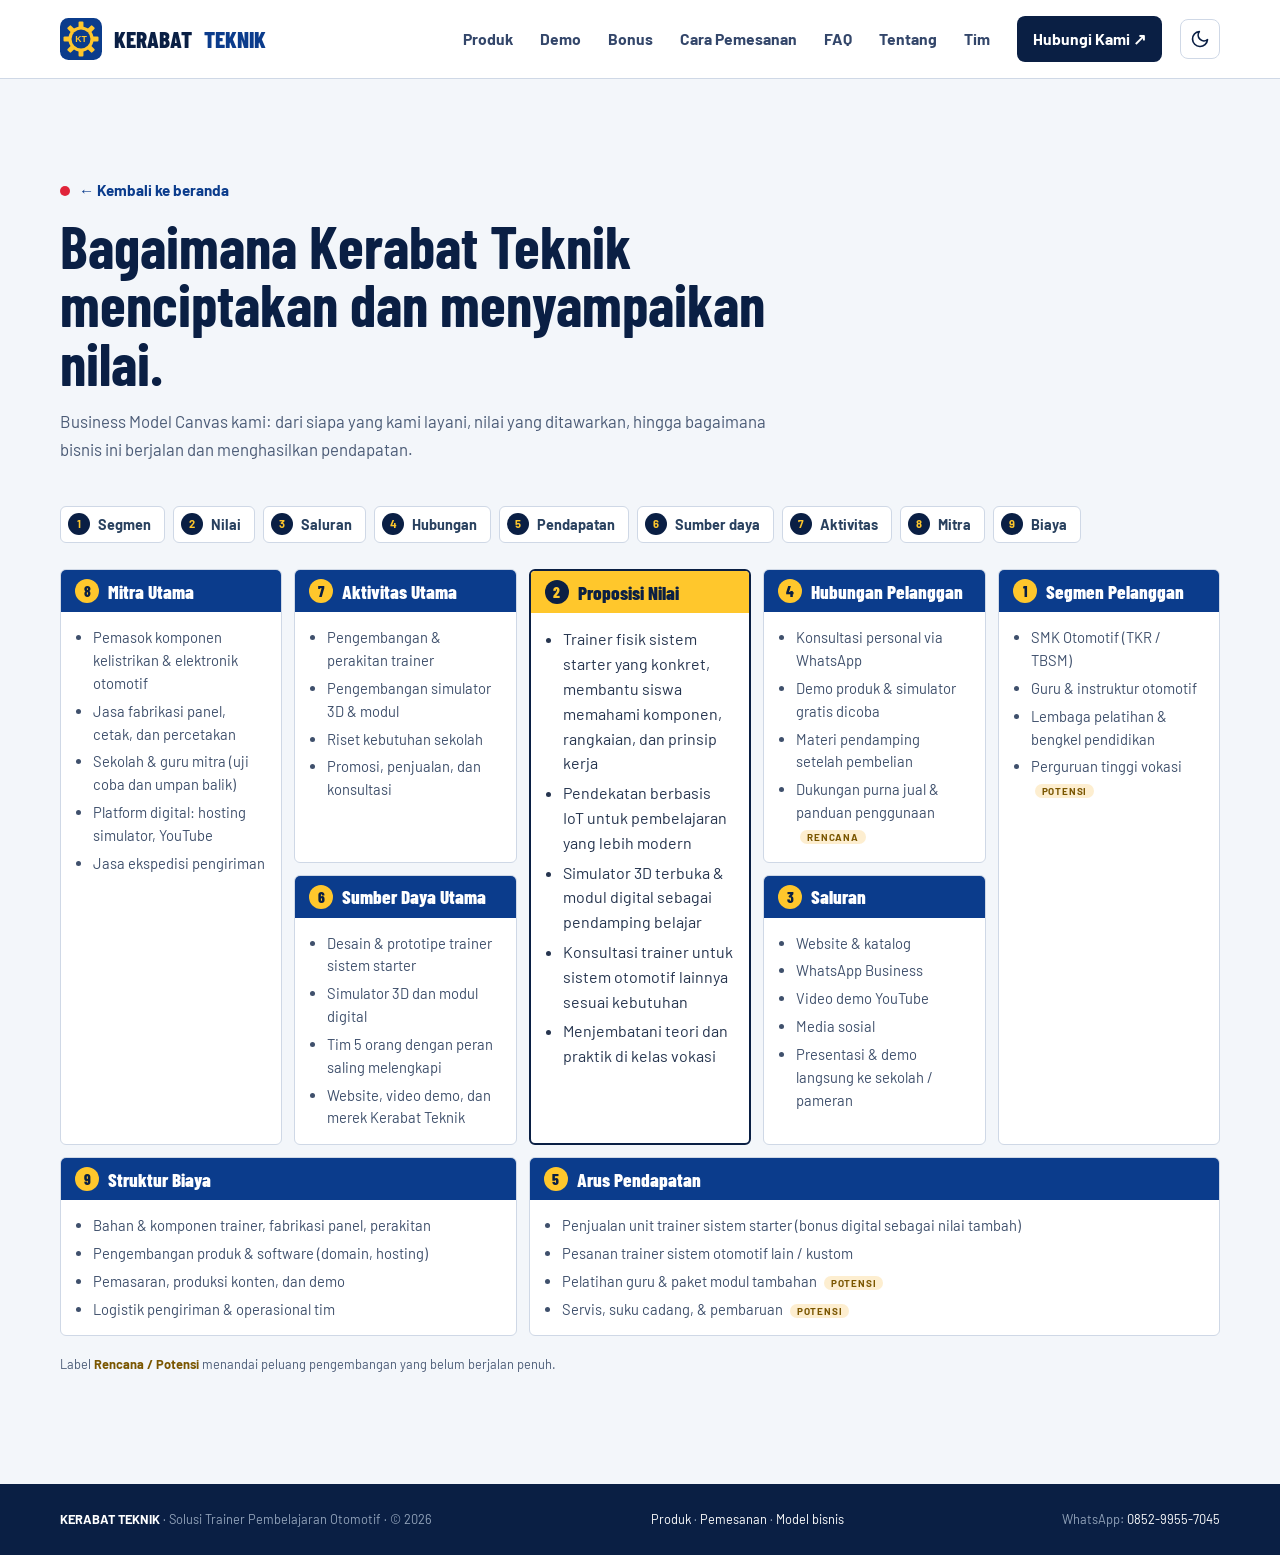
<file: bmc.html>
<!doctype html>
<html lang="id">
<head>
<meta charset="utf-8"><meta name="viewport" content="width=device-width, initial-scale=1"><script>(function(){try{var t=localStorage.getItem('kt-theme')}catch(e){}if(!t)t=matchMedia('(prefers-color-scheme:dark)').matches?'dark':'light';document.documentElement.dataset.theme=t}())</script>
<title>Model Bisnis — Kerabat Teknik</title>
<meta name="description" content="Business Model Canvas Kerabat Teknik: segmen pelanggan, proposisi nilai, saluran, sumber daya, dan arus pendapatan bisnis trainer pembelajaran otomotif.">
<meta name="theme-color" content="#0b3c8c">
<meta property="og:type" content="website"><meta property="og:locale" content="id_ID"><meta property="og:title" content="Model Bisnis — Kerabat Teknik"><meta property="og:description" content="Business Model Canvas Kerabat Teknik: bagaimana kami menciptakan dan menyampaikan nilai bagi sekolah dan lembaga pelatihan otomotif."><meta property="og:site_name" content="Kerabat Teknik"><meta property="og:url" content="https://kerabat-teknik.wahyudintamrin.com/bmc.html"><meta property="og:image" content="https://kerabat-teknik.wahyudintamrin.com/images/og-image.jpg"><meta property="og:image:width" content="1200"><meta property="og:image:height" content="630"><meta name="twitter:card" content="summary_large_image"><meta name="twitter:image" content="https://kerabat-teknik.wahyudintamrin.com/images/og-image.jpg">
<link rel="canonical" href="https://kerabat-teknik.wahyudintamrin.com/bmc.html">
<link rel="apple-touch-icon" href="images/apple-touch-icon.png">
<link rel="icon" href="images/logo-kerabat-teknik.svg" type="image/svg+xml">
<link rel="preload" href="fonts/barlow-latin-400-normal.woff2" as="font" type="font/woff2" crossorigin><link rel="preload" href="fonts/barlow-latin-700-normal.woff2" as="font" type="font/woff2" crossorigin><link rel="preload" href="fonts/barlow-condensed-latin-800-normal.woff2" as="font" type="font/woff2" crossorigin>
<link rel="stylesheet" href="styles.css?v=15">
</head>
<body><a class="skip" href="#model-bisnis">Lewati ke konten</a><nav class="nav"><div class="container nav-in"><a class="brand" href="index.html#home"><img src="images/logo-kerabat-teknik.svg" alt="Logo Kerabat Teknik">KERABAT <span>TEKNIK</span></a><button class="menu" id="menu" aria-label="Buka navigasi" aria-expanded="false" aria-controls="navlinks">☰</button><div class="navlinks" id="navlinks"><a href="index.html#produk">Produk</a><a href="index.html#demo">Demo</a><a href="index.html#bonus">Bonus</a><a href="index.html#pemesanan">Cara Pemesanan</a><a href="index.html#faq">FAQ</a><a href="index.html#tentang">Tentang</a><a href="index.html#tim">Tim</a><a class="nav-cta" href="https://wa.me/6285299557045" target="_blank" rel="noopener">Hubungi Kami ↗<span class="sr-only"> (membuka tab baru)</span></a></div><button class="theme-toggle" id="themeBtn" type="button" aria-label="Ganti tema gelap atau terang" aria-pressed="false"><svg class="i-moon" viewBox="0 0 24 24" aria-hidden="true"><path d="M21 12.8A9 9 0 1 1 11.2 3a7 7 0 0 0 9.8 9.8z"/></svg><svg class="i-sun" viewBox="0 0 24 24" aria-hidden="true"><circle cx="12" cy="12" r="4"/><path d="M12 2v2M12 20v2M4.9 4.9l1.4 1.4M17.7 17.7l1.4 1.4M2 12h2M20 12h2M4.9 19.1l1.4-1.4M17.7 6.3l1.4-1.4"/></svg></button></div></nav><main><section class="section bmc" id="model-bisnis"><div class="container"><div class="section-head"><a class="eyebrow" href="index.html">← Kembali ke beranda</a><h1>Bagaimana Kerabat Teknik menciptakan dan menyampaikan nilai.</h1><p>Business Model Canvas kami: dari siapa yang kami layani, nilai yang ditawarkan, hingga bagaimana bisnis ini berjalan dan menghasilkan pendapatan.</p></div>
<h2 class="sr-only">Sembilan blok Business Model Canvas</h2>
<ol class="bmc-flow"><li><b>1</b>Segmen</li><li><b>2</b>Nilai</li><li><b>3</b>Saluran</li><li><b>4</b>Hubungan</li><li><b>5</b>Pendapatan</li><li><b>6</b>Sumber daya</li><li><b>7</b>Aktivitas</li><li><b>8</b>Mitra</li><li><b>9</b>Biaya</li></ol>
<div class="bmc-grid">
<article class="bmc-box b-partners"><h3><i>8</i>Mitra Utama</h3><ul><li>Pemasok komponen kelistrikan &amp; elektronik otomotif</li><li>Jasa fabrikasi panel, cetak, dan percetakan</li><li>Sekolah &amp; guru mitra (uji coba dan umpan balik)</li><li>Platform digital: hosting simulator, YouTube</li><li>Jasa ekspedisi pengiriman</li></ul></article>
<article class="bmc-box b-activities"><h3><i>7</i>Aktivitas Utama</h3><ul><li>Pengembangan &amp; perakitan trainer</li><li>Pengembangan simulator 3D &amp; modul</li><li>Riset kebutuhan sekolah</li><li>Promosi, penjualan, dan konsultasi</li></ul></article>
<article class="bmc-box b-resources"><h3><i>6</i>Sumber Daya Utama</h3><ul><li>Desain &amp; prototipe trainer sistem starter</li><li>Simulator 3D dan modul digital</li><li>Tim 5 orang dengan peran saling melengkapi</li><li>Website, video demo, dan merek Kerabat Teknik</li></ul></article>
<article class="bmc-box bmc-value"><h3><i>2</i>Proposisi Nilai</h3><ul><li>Trainer fisik sistem starter yang konkret, membantu siswa memahami komponen, rangkaian, dan prinsip kerja</li><li>Pendekatan berbasis IoT untuk pembelajaran yang lebih modern</li><li>Simulator 3D terbuka &amp; modul digital sebagai pendamping belajar</li><li>Konsultasi trainer untuk sistem otomotif lainnya sesuai kebutuhan</li><li>Menjembatani teori dan praktik di kelas vokasi</li></ul></article>
<article class="bmc-box b-relations"><h3><i>4</i>Hubungan Pelanggan</h3><ul><li>Konsultasi personal via WhatsApp</li><li>Demo produk &amp; simulator gratis dicoba</li><li>Materi pendamping setelah pembelian</li><li>Dukungan purna jual &amp; panduan penggunaan <em>Rencana</em></li></ul></article>
<article class="bmc-box b-channels"><h3><i>3</i>Saluran</h3><ul><li>Website &amp; katalog</li><li>WhatsApp Business</li><li>Video demo YouTube</li><li>Media sosial</li><li>Presentasi &amp; demo langsung ke sekolah / pameran</li></ul></article>
<article class="bmc-box b-segments"><h3><i>1</i>Segmen Pelanggan</h3><ul><li>SMK Otomotif (TKR / TBSM)</li><li>Guru &amp; instruktur otomotif</li><li>Lembaga pelatihan &amp; bengkel pendidikan</li><li>Perguruan tinggi vokasi <em>Potensi</em></li></ul></article>
<article class="bmc-box b-cost"><h3><i>9</i>Struktur Biaya</h3><ul><li>Bahan &amp; komponen trainer, fabrikasi panel, perakitan</li><li>Pengembangan produk &amp; software (domain, hosting)</li><li>Pemasaran, produksi konten, dan demo</li><li>Logistik pengiriman &amp; operasional tim</li></ul></article>
<article class="bmc-box b-revenue"><h3><i>5</i>Arus Pendapatan</h3><ul><li>Penjualan unit trainer sistem starter (bonus digital sebagai nilai tambah)</li><li>Pesanan trainer sistem otomotif lain / kustom</li><li>Pelatihan guru &amp; paket modul tambahan <em>Potensi</em></li><li>Servis, suku cadang, &amp; pembaruan <em>Potensi</em></li></ul></article>
</div><p class="bmc-note">Label <em style="font-style:normal;font-weight:800;color:#7a5600">Rencana / Potensi</em> menandai peluang pengembangan yang belum berjalan penuh.</p></div></section></main><footer class="footer"><div class="container footer-in"><div><b>KERABAT TEKNIK</b> · Solusi Trainer Pembelajaran Otomotif · © 2026</div><div><a href="index.html#produk">Produk</a> · <a href="index.html#pemesanan">Pemesanan</a> · <a href="bmc.html">Model bisnis</a></div><div>WhatsApp: <a href="https://wa.me/6285299557045" target="_blank" rel="noopener">0852-9955-7045<span class="sr-only"> (membuka tab baru)</span></a></div></div></footer><script>const menu=document.getElementById("menu"),links=document.getElementById("navlinks");
function setMenu(o){links.classList.toggle("open",o);menu.textContent=o?"×":"☰";menu.setAttribute("aria-expanded",o);menu.setAttribute("aria-label",o?"Tutup navigasi":"Buka navigasi")}
menu.addEventListener("click",()=>setMenu(!links.classList.contains("open")));
links.querySelectorAll("a").forEach(a=>a.addEventListener("click",()=>setMenu(false)));
document.addEventListener("keydown",e=>{if(e.key==="Escape"&&links.classList.contains("open")){setMenu(false);menu.focus()}});</script><script>(function(){var b=document.getElementById('themeBtn'),m=document.querySelector('meta[name=theme-color]'),r=document.documentElement;function sync(){var d=r.dataset.theme==='dark';b.setAttribute('aria-pressed',d);if(m)m.content=d?'#0b1220':'#0b3c8c'}sync();b.addEventListener('click',function(){var n=r.dataset.theme==='dark'?'light':'dark';r.dataset.theme=n;try{localStorage.setItem('kt-theme',n)}catch(e){}sync()})})()</script>
</body></html>
</file>
<file: styles.css>
@font-face{font-family:'Barlow';font-style:normal;font-weight:400;font-display:swap;src:url(fonts/barlow-latin-400-normal.woff2) format('woff2')}
@font-face{font-family:'Barlow';font-style:normal;font-weight:500;font-display:swap;src:url(fonts/barlow-latin-500-normal.woff2) format('woff2')}
@font-face{font-family:'Barlow';font-style:normal;font-weight:600;font-display:swap;src:url(fonts/barlow-latin-600-normal.woff2) format('woff2')}
@font-face{font-family:'Barlow';font-style:normal;font-weight:700;font-display:swap;src:url(fonts/barlow-latin-700-normal.woff2) format('woff2')}
@font-face{font-family:'Barlow Condensed';font-style:normal;font-weight:600;font-display:swap;src:url(fonts/barlow-condensed-latin-600-normal.woff2) format('woff2')}
@font-face{font-family:'Barlow Condensed';font-style:normal;font-weight:700;font-display:swap;src:url(fonts/barlow-condensed-latin-700-normal.woff2) format('woff2')}
@font-face{font-family:'Barlow Condensed';font-style:normal;font-weight:800;font-display:swap;src:url(fonts/barlow-condensed-latin-800-normal.woff2) format('woff2')}
:root{--ink:#091426;--ink2:#10233e;--blue:#2563eb;--cyan:#38bdf8;--gold:#f7bd45;--paper:#f5f8fc;--white:#fff;--muted:#a8b5c8;--line:rgba(255,255,255,.12);--shadow:0 24px 70px rgba(4,16,35,.18)}
*{box-sizing:border-box}
html{scroll-behavior:smooth;scroll-padding-top:88px}
body{margin:0;font-family:'Barlow',sans-serif;color:#17243a;background:var(--paper);line-height:1.65}
a{text-decoration:none;color:inherit}
img{display:block;max-width:100%}
.container{width:min(1160px,calc(100% - 44px));margin:auto}
.eyebrow{display:inline-flex;align-items:center;gap:9px;font-size:.76rem;font-weight:800;letter-spacing:.14em;text-transform:uppercase;color:#2563eb}
.eyebrow:before{content:'';width:25px;height:2px;background:var(--gold)}
.section{padding:100px 0}
.section-head{max-width:680px;margin-bottom:42px}
.section-head h1,.section-head h2{font:800 clamp(2rem,4vw,3.25rem)/1.12 'Barlow Condensed',sans-serif;letter-spacing:-.045em;margin:13px 0 15px;color:var(--ink)}
.section-head p{color:#65748a;font-size:1.05rem;margin:0}
.btn{display:inline-flex;align-items:center;justify-content:center;gap:10px;padding:14px 21px;border-radius:12px;font-weight:800;font-size:.93rem;transition:.25s;border:1px solid transparent}
.btn:hover{transform:translateY(-3px)}
.btn-primary{background:var(--gold);color:#17243a;box-shadow:0 12px 28px rgba(247,189,69,.24)}
.btn-dark{background:var(--ink);color:#fff}
.btn-outline{border-color:rgba(255,255,255,.25);color:#fff}
.btn-light{background:#fff;color:var(--ink)}
.nav{position:sticky;top:0;z-index:20;background:rgba(8,20,38,.92);backdrop-filter:blur(16px);border-bottom:1px solid rgba(255,255,255,.08)}
.nav-in{height:78px;display:flex;align-items:center;justify-content:space-between}
.brand{display:flex;align-items:center;gap:12px;color:#fff;font:800 1.12rem 'Barlow Condensed'}
.brand img{width:42px;height:42px;object-fit:contain}
.brand span{color:var(--gold)}
.navlinks{display:flex;align-items:center;gap:27px;color:#d8e2f0;font-size:.88rem;font-weight:700}
.navlinks a:hover{color:var(--gold)}
.nav-cta{padding:10px 16px;border-radius:9px;background:var(--gold);color:var(--ink);font-weight:800}
.menu{display:none;background:none;border:0;color:#fff;font-size:27px}
.hero{position:relative;overflow:hidden;background:radial-gradient(circle at 75% 40%,rgba(37,99,235,.27),transparent 34%),linear-gradient(130deg,#071326 0%,#0b1c34 60%,#102c50 100%);color:#fff;padding:86px 0 94px}
.hero:after{content:'';position:absolute;inset:0;opacity:.13;background-image:linear-gradient(rgba(255,255,255,.14) 1px,transparent 1px),linear-gradient(90deg,rgba(255,255,255,.14) 1px,transparent 1px);background-size:48px 48px;mask-image:linear-gradient(90deg,black,transparent)}
.hero-grid{position:relative;z-index:1;display:grid;grid-template-columns:1.04fr .96fr;align-items:center;gap:55px}
.hero .eyebrow{color:#7dd3fc}
.hero h1{font:800 clamp(2.65rem,5.6vw,5rem)/1.04 'Barlow Condensed',sans-serif;letter-spacing:-.06em;margin:22px 0}
.hero h1 span{color:var(--gold)}
.hero-copy>p{color:#b8c6d9;font-size:1.1rem;max-width:560px;margin:0 0 30px}
.hero-actions{display:flex;gap:12px;flex-wrap:wrap}
.hero-note{display:flex;align-items:center;gap:12px;color:#a9bad0;font-size:.83rem;margin-top:27px}
.hero-note b{color:#fff}
.hero-visual{position:relative}
.proof{background:#fff;border-bottom:1px solid #e6ebf2}
.proof-grid{display:grid;grid-template-columns:repeat(3,1fr);padding:24px 0}
.proof-item{display:flex;align-items:center;justify-content:center;gap:13px;padding:6px 18px;border-right:1px solid #e6ebf2}
.proof-item:last-child{border:0}
.proof-icon{width:42px;height:42px;border-radius:12px;background:#edf4ff;color:#2563eb;display:grid;place-items:center;font-size:1.2rem}
.proof-item b{display:block;color:var(--ink);font-size:.9rem}
.proof-item small{color:#77859a;font-size:.75rem}
.product-grid{display:grid;grid-template-columns:.95fr 1.05fr;gap:60px;align-items:center}
.product-image{border-radius:24px;overflow:hidden;box-shadow:var(--shadow);background:#dce5ef}
.product-image img{width:100%;height:510px;object-fit:cover;object-position:center}
.product-copy h2{font:800 clamp(2rem,4vw,3.1rem)/1.12 'Barlow Condensed';color:var(--ink);letter-spacing:-.045em;margin:14px 0}
.product-copy>p{color:#66758b;font-size:1.02rem}
.features{display:grid;grid-template-columns:1fr 1fr;gap:15px;margin:28px 0}
.feature{padding:17px;border:1px solid #e3eaf3;background:#fff;border-radius:15px}
.feature b{display:block;color:var(--ink);font-size:.9rem;margin:7px 0 3px}
.feature small{color:#748298;font-size:.78rem;line-height:1.5;display:block}
.benefits{background:#eaf0f8}
.benefit-grid{display:grid;grid-template-columns:repeat(3,1fr);gap:19px}
.benefit{background:#fff;border:1px solid #e0e8f2;border-radius:18px;padding:26px;box-shadow:0 12px 30px rgba(15,35,65,.04)}
.benefit h3{font:800 1.12rem 'Barlow Condensed';color:var(--ink);margin:17px 0 8px}
.benefit p{font-size:.9rem;color:#6c7a90;margin:0}
.business-catalog{background:#fff}
.catalog-grid{display:grid;grid-template-columns:repeat(3,1fr);gap:18px}
.catalog-card{border:1px solid #e2eaf4;border-radius:20px;padding:28px;background:#f9fbfe;min-height:290px;transition:.25s}
.catalog-card:hover{transform:translateY(-5px);box-shadow:0 18px 42px rgba(16,36,67,.09)}
.catalog-card.featured{background:linear-gradient(145deg,#0d2340,#174778);color:#fff;border-color:#174778}
.catalog-tag{font-size:.7rem;text-transform:uppercase;letter-spacing:.12em;font-weight:900;color:#2563eb}
.featured .catalog-tag{color:#ffd77e}
.catalog-card h3{font:800 1.25rem 'Barlow Condensed';margin:10px 0;color:var(--ink)}
.catalog-card.featured h3{color:#fff}
.catalog-card p{font-size:.9rem;color:#6c7a90;margin:0 0 22px}
.catalog-card.featured p{color:#c2d2e5}
.catalog-link{display:inline-flex;gap:9px;align-items:center;font-weight:800;font-size:.86rem;color:#2563eb}
.featured .catalog-link{color:#ffd77e}
.about-business{background:#edf3fa}
.about-grid{display:grid;grid-template-columns:.9fr 1.1fr;gap:70px;align-items:start}
.about-grid h2{font:800 clamp(2rem,4vw,3.1rem)/1.12 'Barlow Condensed';color:var(--ink);letter-spacing:-.045em;margin:14px 0}
.about-copy p{color:#64748b;margin:0 0 16px;font-size:1rem}
.about-pills{display:flex;gap:9px;flex-wrap:wrap;margin-top:24px}
.about-pills span{background:#fff;border:1px solid #dce6f1;border-radius:30px;padding:8px 13px;font-size:.78rem;font-weight:800;color:#29415f}
.demo{background:var(--ink);color:#fff;position:relative;overflow:hidden}
.demo .section-head h2{color:#fff}
.demo .section-head p{color:#a9bad0}
.demo .eyebrow{color:#7dd3fc}
.demo-grid{display:grid;grid-template-columns:1.2fr .8fr;gap:30px;align-items:center}
.youtube{position:relative;aspect-ratio:16/9;background:#020812;border-radius:20px;overflow:hidden;border:1px solid rgba(255,255,255,.16);box-shadow:0 25px 65px rgba(0,0,0,.25)}
.youtube img{width:100%;height:100%;object-fit:cover;opacity:.86}
.youtube:after{content:'';position:absolute;inset:0;background:linear-gradient(0deg,rgba(3,10,20,.55),transparent 55%);pointer-events:none}
.play{position:absolute;z-index:2;left:50%;top:50%;transform:translate(-50%,-50%);width:76px;height:76px;border:0;border-radius:50%;background:#ff0033;color:#fff;font-size:28px;cursor:pointer;box-shadow:0 10px 30px rgba(0,0,0,.3);transition:.2s}
.play:hover{transform:translate(-50%,-50%) scale(1.1)}
.youtube iframe{position:absolute;inset:0;width:100%;height:100%;border:0}
.demo-copy h3{font:800 1.45rem 'Barlow Condensed';margin:0 0 12px}
.demo-copy p{color:#a9bad0;font-size:.94rem}
.demo-copy .btn{margin-top:12px}
.demo-points{display:grid;gap:12px;margin-top:22px}
.demo-point{display:flex;gap:11px;align-items:center;color:#dce7f5;font-size:.88rem}
.check{width:24px;height:24px;border-radius:50%;display:grid;place-items:center;background:rgba(56,189,248,.16);color:#7dd3fc;flex:none}
.bonus-grid{display:grid;grid-template-columns:1fr 1fr;gap:20px}
.bonus-card{border-radius:20px;padding:30px;position:relative;overflow:hidden;background:linear-gradient(140deg,#102747,#0b1a30);color:#fff;min-height:260px}
.bonus-card.alt{background:linear-gradient(140deg,#1c3d70,#14284a)}
.bonus-label{display:inline-block;background:rgba(247,189,69,.16);color:#ffd77e;border:1px solid rgba(247,189,69,.28);padding:6px 11px;border-radius:30px;font-size:.7rem;font-weight:900;letter-spacing:.12em;text-transform:uppercase}
.bonus-card h3{font:800 1.55rem 'Barlow Condensed';margin:17px 0 8px}
.bonus-card p{color:#b7c6d9;font-size:.9rem;max-width:430px}
.bonus-card .btn{margin-top:13px}
.bonus-symbol{position:absolute;right:25px;top:22px;font-size:4rem;opacity:.14}
.team{background:#fff}
.team-grid{display:grid;grid-template-columns:repeat(5,1fr);gap:15px}
.person{border:1px solid #e5ebf3;border-radius:17px;overflow:hidden;background:#fff;transition:.25s}
.person:hover{transform:translateY(-6px);box-shadow:0 20px 42px rgba(16,36,67,.1)}
.person img{width:100%;height:220px;object-fit:cover;object-position:center top;background:#e9eff6}
.person-info{padding:17px}
.person h3{font:800 .98rem 'Barlow Condensed';color:var(--ink);margin:0 0 6px}
.person p{font-size:.76rem;color:#6f7d91;margin:0;line-height:1.5}
.contact{background:linear-gradient(120deg,#0a1a31,#12345b);color:#fff}
.contact-box{display:flex;align-items:center;justify-content:space-between;gap:30px}
.contact h2{font:800 clamp(2rem,4vw,3.1rem)/1.12 'Barlow Condensed';letter-spacing:-.04em;margin:12px 0}
.contact p{color:#b6c6da;max-width:600px;margin:0}
.contact .eyebrow{color:#7dd3fc}
.contact-actions{display:flex;gap:12px;flex-wrap:wrap;flex:none}
.footer{background:#06101f;color:#91a2b9;padding:25px 0;font-size:.8rem}
.footer-in{display:flex;justify-content:space-between;gap:20px;align-items:center}
.footer b{color:#fff}
.bmc{background:#fff}
.bmc-flow{display:flex;flex-wrap:wrap;gap:8px;margin:0 0 26px;padding:0;list-style:none}
.bmc-flow li{display:flex;align-items:center;gap:8px;background:#edf3fa;border-radius:30px;padding:6px 13px 6px 7px;font-size:.76rem;font-weight:800;color:#29415f}
.bmc-flow li b{width:22px;height:22px;border-radius:50%;background:var(--ink);color:var(--gold);display:grid;place-items:center;font-size:.7rem}
.bmc-grid{display:grid;grid-template-columns:repeat(5,1fr);grid-template-rows:auto auto auto;gap:12px}
.bmc-box{border:1px solid #e0e8f2;border-radius:16px;padding:18px;background:#f9fbfe}
.bmc-box h3{display:flex;align-items:center;gap:9px;font:800 .92rem 'Barlow Condensed';color:var(--ink);margin:0 0 11px}
.bmc-box h3 i{font-style:normal;width:24px;height:24px;flex:none;border-radius:50%;background:var(--ink);color:var(--gold);display:grid;place-items:center;font-size:.72rem}
.bmc-box ul{margin:0;padding-left:17px;font-size:.82rem;color:#5d6c82;line-height:1.55}
.bmc-box li{margin-bottom:5px}
.bmc-box em{font-style:normal;font-size:.62rem;font-weight:900;letter-spacing:.08em;text-transform:uppercase;background:rgba(247,189,69,.25);color:#7a5600;border-radius:20px;padding:1px 7px;margin-left:4px;white-space:nowrap}
.bmc-value{background:linear-gradient(145deg,#0d2340,#174778);border-color:#174778}
.bmc-value h3{color:#fff}
.bmc-value ul{color:#c9d8ea}
.bmc-value em{background:rgba(247,189,69,.2);color:#ffd77e}
.b-partners{grid-column:1;grid-row:1/3}
.b-activities{grid-column:2;grid-row:1}
.b-resources{grid-column:2;grid-row:2}
.bmc-value{grid-column:3;grid-row:1/3}
.b-relations{grid-column:4;grid-row:1}
.b-channels{grid-column:4;grid-row:2}
.b-segments{grid-column:5;grid-row:1/3}
.b-cost{grid-column:1/3;grid-row:3}
.b-revenue{grid-column:3/6;grid-row:3}
.bmc-note{margin-top:18px;font-size:.8rem;color:#77859a}
@media(max-width:1000px){.bmc-grid{grid-template-columns:1fr 1fr}
.bmc-box{grid-column:auto!important;grid-row:auto!important}
.bmc-value{grid-column:1/-1!important;order:-1}}
@media(max-width:620px){.bmc-grid{grid-template-columns:1fr}}
@media(max-width:900px){.catalog-grid{grid-template-columns:1fr 1fr}
.about-grid{grid-template-columns:1fr;gap:20px}
.hero-grid,.product-grid,.demo-grid{grid-template-columns:1fr}
.hero-grid{gap:45px}
.hero-copy{max-width:680px}
.hero-visual{max-width:650px;margin:auto;width:100%}
.product-grid{gap:35px}
.product-image img{height:420px}
.team-grid{grid-template-columns:repeat(3,1fr)}
.contact-box{align-items:flex-start;flex-direction:column}
.demo-grid{gap:26px}}
@media(max-width:620px){.catalog-grid{grid-template-columns:1fr}
.about-grid{gap:12px}
.container{width:min(100% - 32px,1160px)}
.nav-in{height:68px}
.navlinks{display:none;position:absolute;top:68px;left:0;right:0;background:#081426;padding:20px 24px 25px;flex-direction:column;align-items:flex-start;gap:18px;border-top:1px solid var(--line)}
.navlinks.open{display:flex}
.menu{display:block}
.nav-cta{display:none}
.hero{padding:65px 0 65px}
.hero h1{font-size:2.65rem}
.hero-copy>p{font-size:1rem}
.section{padding:70px 0}
.proof-grid{grid-template-columns:1fr;padding:10px 0}
.proof-item{justify-content:flex-start;border-right:0;border-bottom:1px solid #e6ebf2;padding:13px 4px}
.proof-item:last-child{border:0}
.features{grid-template-columns:1fr 1fr;gap:10px}
.feature{padding:13px}
.benefit-grid,.bonus-grid{grid-template-columns:1fr}
.team-grid{grid-template-columns:repeat(2,1fr)}
.person img{height:190px}
.person-info{padding:13px}
.person h3{font-size:.88rem}
.person p{font-size:.72rem}
.contact-actions{width:100%}
.contact-actions .btn{flex:1}
.footer-in{flex-direction:column;align-items:flex-start}
.section-head{margin-bottom:30px}}
@media(prefers-reduced-motion:reduce){html{scroll-behavior:auto}
*,*:before,*:after{transition:none!important}}
:root{--ink:#0a1f44;--blue:#0b3c8c;--gold:#ffc72c;--paper:#f3f6fa;--rule:#cfd8e6;--red:#e0243a;--green:#22a559;--yel:#f2b705;--tb:#2b59c3}
body{font-family:'Barlow',sans-serif;font-size:17px;color:#26354f}
button{font-family:inherit}
h1,h2,h3,.brand{font-family:'Barlow Condensed',sans-serif!important;letter-spacing:0!important}
:focus-visible{outline:3px solid var(--tb);outline-offset:3px}
.section{padding:96px 0}
.section-head{max-width:720px}

.section-head h1,.section-head h2,.product-copy h2,.about-grid h2,.contact h2{font-size:clamp(2.4rem,4.6vw,3.8rem);line-height:1;font-weight:700;color:var(--ink)}
.section-head p,.product-copy>p{color:#4b5b76}
.eyebrow{text-transform:none;letter-spacing:0;font-size:.95rem;font-weight:700;color:var(--blue)}
.eyebrow:before{width:10px;height:10px;border-radius:50%;background:var(--red)}
.btn{border-radius:8px;font-size:1rem}
.btn:hover{transform:none;filter:brightness(1.08)}
.btn-primary{box-shadow:none}
.btn-dark{background:var(--ink)}
.nav{background:rgba(255,255,255,.94);border-bottom:1px solid var(--rule)}
.brand{color:var(--ink);font-size:1.45rem;font-weight:800}
.brand span{color:var(--blue)}
.navlinks{color:#33466a;font-size:.98rem}
.navlinks a:hover{color:var(--blue)}
.nav-cta{background:var(--ink);color:#fff!important;border-radius:8px}
.menu{color:var(--ink)}
@media(max-width:620px){.navlinks{background:#fff;border-top:1px solid var(--rule)}}
.hero{background:var(--paper);color:var(--ink);padding:72px 0 96px}
.hero:after{opacity:1;background-image:linear-gradient(rgba(11,60,140,.07) 1px,transparent 1px),linear-gradient(90deg,rgba(11,60,140,.07) 1px,transparent 1px);background-size:32px 32px;mask-image:none}
.hero .eyebrow{color:var(--blue)}
.hero h1{font-size:clamp(3.4rem,7vw,6.3rem);line-height:.92;font-weight:800;color:var(--ink);margin:18px 0 22px;max-width:9.5em}
.hero h1 span{color:inherit}
.hero-copy>p{color:#41536f;font-size:1.15rem}
.hero .btn-outline{border:2px solid var(--ink);color:var(--ink)}
.hero-note{color:#51627f;font-size:.92rem}
.hero-note b{color:var(--ink)}
.ckt-card{background:#fff;border:2px solid var(--ink);border-radius:10px;overflow:hidden;box-shadow:10px 10px 0 var(--gold)}
.ckt-head{background:var(--blue);color:#fff;padding:9px 18px;font:700 1.15rem 'Barlow Condensed',sans-serif}
.ckt{display:block;width:100%;height:auto;padding:10px 14px 0}
.ckt text{font-family:'Barlow Condensed',sans-serif;font-weight:700}
.wire{fill:none;stroke:#cdd6e4;stroke-width:7;stroke-linecap:round;stroke-linejoin:round;transition:stroke .3s}
.wire.on{stroke:var(--red);stroke-dasharray:18 10;animation:flow .5s linear infinite}
@keyframes flow{to{stroke-dashoffset:-28}}
#rot.spin{animation:spin .45s linear infinite}
@keyframes spin{to{transform:rotate(360deg)}}
.ckt-ctl{display:flex;align-items:center;justify-content:space-between;gap:16px;padding:14px 18px 18px;border-top:1px solid var(--rule)}
.ckt-ctl p{margin:0;font-size:.95rem;color:#33466a;line-height:1.4;min-height:2.8em}
.ckt-ctl .btn{flex:none;padding:12px 16px}@media(max-width:900px){.ckt-ctl{flex-direction:column;align-items:stretch}}
.proof{background:#fff;border-bottom:1px solid var(--rule)}
.proof-icon{font-size:0;width:22px;height:22px;border-radius:50%;background:var(--red);box-shadow:inset 0 0 0 5px rgba(255,255,255,.55)}
.proof-item:nth-child(2) .proof-icon{background:var(--green)}
.proof-item:nth-child(3) .proof-icon{background:var(--yel)}
.proof-item b{font-size:1.05rem}
.proof-item small{font-size:.85rem}
.product-image{border-radius:10px;box-shadow:none;border:2px solid var(--ink)}
.feature{border-radius:6px;border:1px solid var(--rule);border-left:6px solid var(--red);padding:15px 17px}
.feature:nth-child(2){border-left-color:var(--green)}
.feature:nth-child(3){border-left-color:var(--yel)}
.feature:nth-child(4){border-left-color:var(--tb)}
.feature b{font-size:1rem;margin-top:0}
.feature small{font-size:.85rem}
.benefits{background:#e8eef7}
.benefit{border-radius:6px;box-shadow:none;border:1px solid var(--rule);border-top:6px solid var(--red)}
.benefit:nth-child(2){border-top-color:var(--green)}
.benefit:nth-child(3){border-top-color:var(--yel)}
.benefit h3{font-size:1.6rem;margin-top:4px;color:var(--ink)}
.benefit p{font-size:1rem;color:#4b5b76}
.catalog-card{border-radius:6px;background:#fff;border:1px solid var(--rule);min-height:0;padding:0;overflow:hidden;display:flex;flex-direction:column}
.catalog-card:hover{transform:none;box-shadow:none;border-color:var(--ink)}
.catalog-tag{display:block;background:var(--blue);color:#fff;padding:8px 22px;text-transform:none;letter-spacing:0;font:700 1.05rem 'Barlow Condensed'}
.catalog-card h3{font-size:1.7rem;margin:18px 22px 8px}
.catalog-card p{margin:0 22px 18px;font-size:1rem;flex:1}
.catalog-link{margin:0 22px 22px;font-size:.98rem}
.catalog-card.featured{background:var(--ink);border-color:var(--ink)}
.catalog-card.featured .catalog-tag{background:var(--gold);color:var(--ink)}
.catalog-card.featured p{color:#c9d6ea}
.about-business{background:#fff}
.about-copy p{font-size:1.05rem;color:#4b5b76}
.about-pills span{border-radius:6px;background:var(--paper);border-color:var(--rule);font-size:.9rem}
.bmc{background:var(--paper)}
.bmc-flow li{border:1px solid var(--rule);background:#fff;border-radius:6px;font-size:.9rem}
.bmc-box{padding:0;overflow:hidden;border-radius:6px;background:#fff;border:1px solid var(--rule)}
.bmc-box h3{margin:0;padding:9px 14px;background:var(--blue);color:#fff;font-size:1.2rem}
.bmc-box h3 i{background:var(--gold);color:var(--ink);font-family:'Barlow Condensed';font-size:.95rem}
.bmc-box ul{padding:14px 16px 10px 32px;font-size:.92rem;color:#3f506c}
.bmc-value{background:#fff;border:2px solid var(--ink)}
.bmc-value h3{background:var(--gold);color:var(--ink)}
.bmc-value h3 i{background:var(--ink);color:var(--gold)}
.bmc-value ul{color:#26354f;font-size:1rem}
.bmc-value em{background:rgba(247,189,69,.3);color:#7a5600}
.demo{background:var(--ink)}
.demo .section-head h2{color:#fff}
.youtube{border-radius:10px}
.demo-copy h3{font-size:1.9rem}
.demo-copy p,.demo-point{font-size:1rem}
.bonus-card{border-radius:8px;background:var(--ink);min-height:0}
.bonus-card.alt{background:#fff;color:var(--ink);border:2px solid var(--ink)}
.bonus-card h3{font-size:2.1rem}
.bonus-card p{font-size:1rem}
.bonus-card.alt p{color:#4b5b76}
.bonus-card.alt .bonus-label{background:var(--paper);color:var(--blue);border-color:var(--rule)}
.bonus-card.alt .btn-light{background:var(--ink);color:#fff}
.bonus-label{text-transform:none;letter-spacing:0;font-size:.9rem}
.bonus-symbol{opacity:.1}
.bonus-card.alt .bonus-symbol{color:var(--ink);opacity:.08}
.person{border-radius:6px;border:1px solid var(--rule)}
.person:hover{transform:none;box-shadow:none;border-color:var(--ink)}
.person img{height:250px;filter:saturate(.95)}
.person h3{font-size:1.25rem}
.person p{font-size:.86rem}
.person-info{border-top:4px solid var(--gold)}
.contact{background:var(--blue)}
.contact p{color:#d6e2f5;font-size:1.05rem}
.contact .eyebrow{color:#fff}
.contact .btn-outline{border-color:#fff}
.footer{background:var(--ink)}
@media(prefers-reduced-motion:reduce){.wire.on,#rot.spin{animation:none}}
.wire.live{stroke:#f0a3ac}
.feature small,.proof-item small,.person p{color:#4b5b76}
.order{background:#fff}
.steps{display:grid;grid-template-columns:repeat(4,1fr);gap:16px;list-style:none;padding:0;margin:0 0 36px;counter-reset:s}
.steps li{background:var(--paper);border:1px solid var(--rule);border-top:6px solid var(--blue);border-radius:6px;padding:18px 20px;counter-increment:s}
.steps li:before{content:counter(s);display:grid;place-items:center;width:32px;height:32px;border-radius:50%;background:var(--ink);color:var(--gold);font:700 1.1rem 'Barlow Condensed';margin-bottom:10px}
.steps b{display:block;font:700 1.5rem 'Barlow Condensed';color:var(--ink)}
.steps span{font-size:.98rem;color:#4b5b76}
.order-grid{display:grid;grid-template-columns:1fr 1fr;gap:20px}
.pack,.ask{border:2px solid var(--ink);border-radius:8px;padding:26px}
.pack{background:var(--ink);color:#fff}
.pack h3,.ask h3{font:700 1.8rem 'Barlow Condensed';margin:0 0 12px}
.pack ul{margin:0 0 14px;padding-left:20px}
.pack li{margin-bottom:6px}
.pack p{color:#c9d6ea;margin:0;font-size:.95rem}
.ask label{display:block;font-weight:600;font-size:.95rem;margin-bottom:12px;color:var(--ink)}
.ask input,.ask textarea{display:block;width:100%;margin-top:5px;padding:11px 12px;border:1px solid #9aa9c2;border-radius:6px;font:inherit;background:#fff}
.ask small{display:block;margin-top:10px;color:#4b5b76}
.wa-float{position:fixed;right:16px;bottom:calc(16px + env(safe-area-inset-bottom,0px));z-index:30;background:var(--green);color:#fff;font-weight:700;padding:13px 18px;border-radius:30px;box-shadow:0 8px 24px rgba(0,0,0,.25)}
.wa-float:hover{filter:brightness(1.08)}
.navlinks a.act:not(.nav-cta){color:var(--blue);box-shadow:0 2px 0 var(--gold)}
.footer a{color:#fff}
@media(max-width:900px){.steps{grid-template-columns:1fr 1fr}
.order-grid{grid-template-columns:1fr}}
@media(max-width:620px){.section{padding:70px 0}
.hero{padding:56px 0 70px}
.hero h1{font-size:3rem}
.person img{height:190px}
.steps{grid-template-columns:1fr}
.pack,.ask{padding:20px}
.wa-float{padding:12px 16px}}
.hero-visual{padding-bottom:128px}@media(max-width:900px){.hero-visual{padding-bottom:124px}}

/* ===== v7.1: perbaikan tombol + tema gelap ===== */
button.btn{background:transparent;cursor:pointer;font-family:inherit}
button.btn.btn-dark{background:var(--ink)}button.btn.btn-primary{background:var(--gold)}button.btn.btn-light{background:#fff}
.contact h2{color:#fff}.catalog-card p{color:#4b5b76}.ask h3{color:var(--ink)}
.wa-float{background:#11763b}.bmc-note{color:#4b5b76}.play{background:#d9002b}
.theme-toggle{display:grid;place-items:center;width:40px;height:40px;margin-left:18px;border:1px solid var(--rule);border-radius:8px;background:transparent;color:var(--ink);cursor:pointer;flex:none}.theme-toggle:hover{border-color:var(--blue)}.theme-toggle svg{width:20px;height:20px;fill:none;stroke:currentColor;stroke-width:2;stroke-linecap:round;stroke-linejoin:round}.theme-toggle .i-sun{display:none}
.navlinks{margin-left:auto}
@media(max-width:620px){.theme-toggle{order:1;margin-left:auto;margin-right:10px}.menu{order:2}}
:root[data-theme=dark]{color-scheme:dark;--rule:#2a3b57;--s1:#121c2e;--s2:#18263d;--mut:#a9b8cf;--acc:#8db4ff}
:root[data-theme=dark] .theme-toggle{color:#fff}:root[data-theme=dark] .theme-toggle .i-moon{display:none}:root[data-theme=dark] .theme-toggle .i-sun{display:block}
:root[data-theme=dark] :focus-visible{outline-color:var(--acc)}
:root[data-theme=dark] body{background:#0b1220;color:#d5dfee}
:root[data-theme=dark] .nav{background:rgba(11,18,32,.93)}
:root[data-theme=dark] .brand,:root[data-theme=dark] .menu{color:#fff}:root[data-theme=dark] .brand span{color:var(--acc)}
:root[data-theme=dark] .navlinks{color:#c9d6ea}:root[data-theme=dark] .navlinks a:hover,:root[data-theme=dark] .navlinks a.act:not(.nav-cta){color:#ffd77e}
:root[data-theme=dark] .nav-cta{background:var(--gold)!important;color:#0a1f44!important}
:root[data-theme=dark] .hero{background:#0b1220}:root[data-theme=dark] .hero:after{background-image:linear-gradient(rgba(141,180,255,.07) 1px,transparent 1px),linear-gradient(90deg,rgba(141,180,255,.07) 1px,transparent 1px)}
:root[data-theme=dark] .hero .eyebrow,:root[data-theme=dark] .eyebrow{color:var(--acc)}:root[data-theme=dark] .contact .eyebrow{color:#fff}
:root[data-theme=dark] .hero h1,:root[data-theme=dark] .hero-note b{color:#fff}:root[data-theme=dark] .hero-copy>p,:root[data-theme=dark] .hero-note{color:#b8c6d9}
:root[data-theme=dark] .hero .btn-outline{border-color:#e6edf7;color:#e6edf7}
:root[data-theme=dark] .ckt-card{border-color:#2b59c3}:root[data-theme=dark] .proof{background:#0f1829}:root[data-theme=dark] .proof-item{border-color:var(--rule)}:root[data-theme=dark] .proof-item b{color:#fff}:root[data-theme=dark] .proof-item small{color:var(--mut)}
:root[data-theme=dark] .section-head h1,:root[data-theme=dark] .section-head h2,:root[data-theme=dark] .product-copy h2,:root[data-theme=dark] .about-grid h2{color:#fff}
:root[data-theme=dark] .section-head p,:root[data-theme=dark] .product-copy>p,:root[data-theme=dark] .about-copy p,:root[data-theme=dark] .bmc-note{color:var(--mut)}
:root[data-theme=dark] .product-image{border-color:#2b59c3}
:root[data-theme=dark] .benefits,:root[data-theme=dark] .about-business,:root[data-theme=dark] .bmc{background:#0f1829}:root[data-theme=dark] .business-catalog,:root[data-theme=dark] .team,:root[data-theme=dark] .order{background:#0b1220}
:root[data-theme=dark] .feature{background:var(--s1);border-top-color:var(--rule);border-right-color:var(--rule);border-bottom-color:var(--rule)}
:root[data-theme=dark] .benefit{background:var(--s1);border-right-color:var(--rule);border-bottom-color:var(--rule);border-left-color:var(--rule)}
:root[data-theme=dark] .steps li{background:var(--s1);border-right-color:var(--rule);border-bottom-color:var(--rule);border-left-color:var(--rule);border-top-color:var(--acc)}
:root[data-theme=dark] .person{background:var(--s1);border-color:var(--rule)}:root[data-theme=dark] .person img{background:var(--s2)}
:root[data-theme=dark] .feature b,:root[data-theme=dark] .benefit h3,:root[data-theme=dark] .person h3,:root[data-theme=dark] .steps b,:root[data-theme=dark] .catalog-card h3,:root[data-theme=dark] .ask h3{color:#fff}
:root[data-theme=dark] .feature small,:root[data-theme=dark] .benefit p,:root[data-theme=dark] .person p,:root[data-theme=dark] .steps span,:root[data-theme=dark] .catalog-card p,:root[data-theme=dark] .ask small{color:var(--mut)}
:root[data-theme=dark] .steps li:before{background:var(--gold);color:#0a1f44}
:root[data-theme=dark] .catalog-card{background:var(--s1);border-color:var(--rule)}:root[data-theme=dark] .catalog-card:hover{border-color:var(--acc)}:root[data-theme=dark] .catalog-link{color:var(--acc)}
:root[data-theme=dark] .catalog-card.featured{background:var(--s2);border-color:#2b59c3}:root[data-theme=dark] .catalog-card.featured p{color:#c9d6ea}:root[data-theme=dark] .catalog-card.featured .catalog-link{color:#ffd77e}
:root[data-theme=dark] .about-pills span,:root[data-theme=dark] .bmc-flow li{background:var(--s1);border-color:var(--rule);color:#d5dfee}
:root[data-theme=dark] .bmc-box{background:var(--s1);border-color:var(--rule)}:root[data-theme=dark] .bmc-box ul{color:#b8c6d9}:root[data-theme=dark] .bmc-box em,:root[data-theme=dark] .bmc-note em{color:#ffd77e!important}
:root[data-theme=dark] .bmc-value{border-color:var(--gold)}:root[data-theme=dark] .bmc-value ul{color:#e6edf7}
:root[data-theme=dark] .bonus-card{border:1px solid #2b59c3}:root[data-theme=dark] .bonus-card.alt{background:var(--s1);color:#fff}:root[data-theme=dark] .bonus-card.alt p{color:var(--mut)}:root[data-theme=dark] .bonus-card.alt .bonus-label{background:#0b1220;color:var(--acc);border-color:var(--rule)}:root[data-theme=dark] .bonus-card.alt .btn-light{background:var(--gold);color:#0a1f44}:root[data-theme=dark] .bonus-card.alt .bonus-symbol{color:#fff}
:root[data-theme=dark] .pack{background:var(--s2);border-color:#2b59c3}:root[data-theme=dark] .ask{background:var(--s1);border-color:#2b59c3}:root[data-theme=dark] .ask label{color:#e6edf7}:root[data-theme=dark] .ask input,:root[data-theme=dark] .ask textarea{background:#0b1220;color:#fff;border-color:#4a5f82}
:root[data-theme=dark] .footer{background:#060d19}
@media(max-width:620px){:root[data-theme=dark] .navlinks{background:#0b1220;border-top-color:var(--rule)}}
.skip{position:absolute;left:12px;top:-64px;z-index:100;background:#0a1f44;color:#fff;padding:10px 16px;border-radius:8px;font-weight:700;border:2px solid #ffc72c}.skip:focus{top:12px}

.price{display:flex;align-items:baseline;gap:12px;flex-wrap:wrap;margin:0 0 24px;padding:14px 18px;border:2px solid var(--ink);border-left:8px solid var(--gold);border-radius:8px;background:#fff}
.price span{font-weight:700;color:#4b5b76;font-size:.95rem}.price b{font:700 2.3rem/1 'Barlow Condensed',sans-serif;color:var(--ink)}.price small{flex-basis:100%;color:#4b5b76;font-size:.88rem}
.pack p b{color:#fff}
.spec{background:#fff}.spec-wrap{overflow-x:auto;border:2px solid var(--ink);border-radius:8px}
.spec table{width:100%;border-collapse:collapse;min-width:520px;background:#fff}
.spec th,.spec td{text-align:left;padding:14px 18px;border-bottom:1px solid var(--rule);vertical-align:top;font-size:1rem}
.spec tr:last-child th,.spec tr:last-child td{border-bottom:0}
.spec th{width:30%;background:var(--paper);color:var(--ink);font-weight:700}.spec td{color:#26354f}
.faq{background:var(--paper)}.faq-list{max-width:820px;display:grid;gap:10px}
.faq details{background:#fff;border:1px solid var(--rule);border-left:6px solid var(--blue);border-radius:6px}
.faq summary{cursor:pointer;padding:16px 20px;font:700 1.35rem 'Barlow Condensed',sans-serif;color:var(--ink);list-style:none;display:flex;justify-content:space-between;gap:16px}
.faq summary::-webkit-details-marker{display:none}.faq summary:after{content:'+';font-size:1.6rem;line-height:1;color:var(--blue)}
.faq details[open] summary:after{content:'\2212'}.faq details p{margin:0;padding:0 20px 18px;color:#4b5b76}
:root[data-theme=dark] .price{background:var(--s1);border-color:#2b59c3;border-left-color:var(--gold)}:root[data-theme=dark] .price b{color:#fff}:root[data-theme=dark] .price span,:root[data-theme=dark] .price small{color:var(--mut)}
:root[data-theme=dark] .spec{background:#0b1220}:root[data-theme=dark] .spec-wrap{border-color:#2b59c3}:root[data-theme=dark] .spec table{background:var(--s1)}:root[data-theme=dark] .spec th{background:var(--s2);color:#fff}:root[data-theme=dark] .spec td{color:#d5dfee}:root[data-theme=dark] .spec th,:root[data-theme=dark] .spec td{border-color:var(--rule)}
:root[data-theme=dark] .faq{background:#0f1829}:root[data-theme=dark] .faq details{background:var(--s1);border-color:var(--rule);border-left-color:var(--acc)}:root[data-theme=dark] .faq summary{color:#fff}:root[data-theme=dark] .faq summary:after{color:var(--acc)}:root[data-theme=dark] .faq details p{color:var(--mut)}
@media(max-width:620px){.spec table{min-width:0}.spec tr{display:block;border-bottom:1px solid var(--rule)}.spec tr:last-child{border-bottom:0}.spec th,.spec td{display:block;width:auto;border:0;padding:10px 16px}.spec th{padding-bottom:2px;background:transparent;font-size:.9rem;color:#4b5b76}.spec td{padding-top:0;padding-bottom:14px}:root[data-theme=dark] .spec th{background:transparent;color:var(--mut)}:root[data-theme=dark] .spec tr{border-color:var(--rule)}}

.section-head .eyebrow{display:inline-flex}
.sr-only{position:absolute;width:1px;height:1px;padding:0;margin:-1px;overflow:hidden;clip:rect(0,0,0,0);white-space:nowrap;border:0}
.product-image{max-width:440px;width:100%;justify-self:center;align-self:start}
.product-image img{height:auto;aspect-ratio:9/16;object-fit:cover;object-position:center}

.pack{align-self:start}
.hero-visual{padding-bottom:0}
@media(min-width:621px) and (max-width:900px){
.navlinks{display:none;position:absolute;top:100%;left:0;right:0;background:#081426;padding:20px 24px 25px;flex-direction:column;align-items:flex-start;gap:18px;border-top:1px solid var(--line)}
.navlinks.open{display:flex}
.menu{display:block;order:2}
.theme-toggle{order:1;margin-left:auto;margin-right:10px}
.navlinks{background:#fff;border-top:1px solid var(--rule)}
:root[data-theme=dark] .navlinks{background:#0b1220;border-top-color:var(--rule)}
}
</file>
